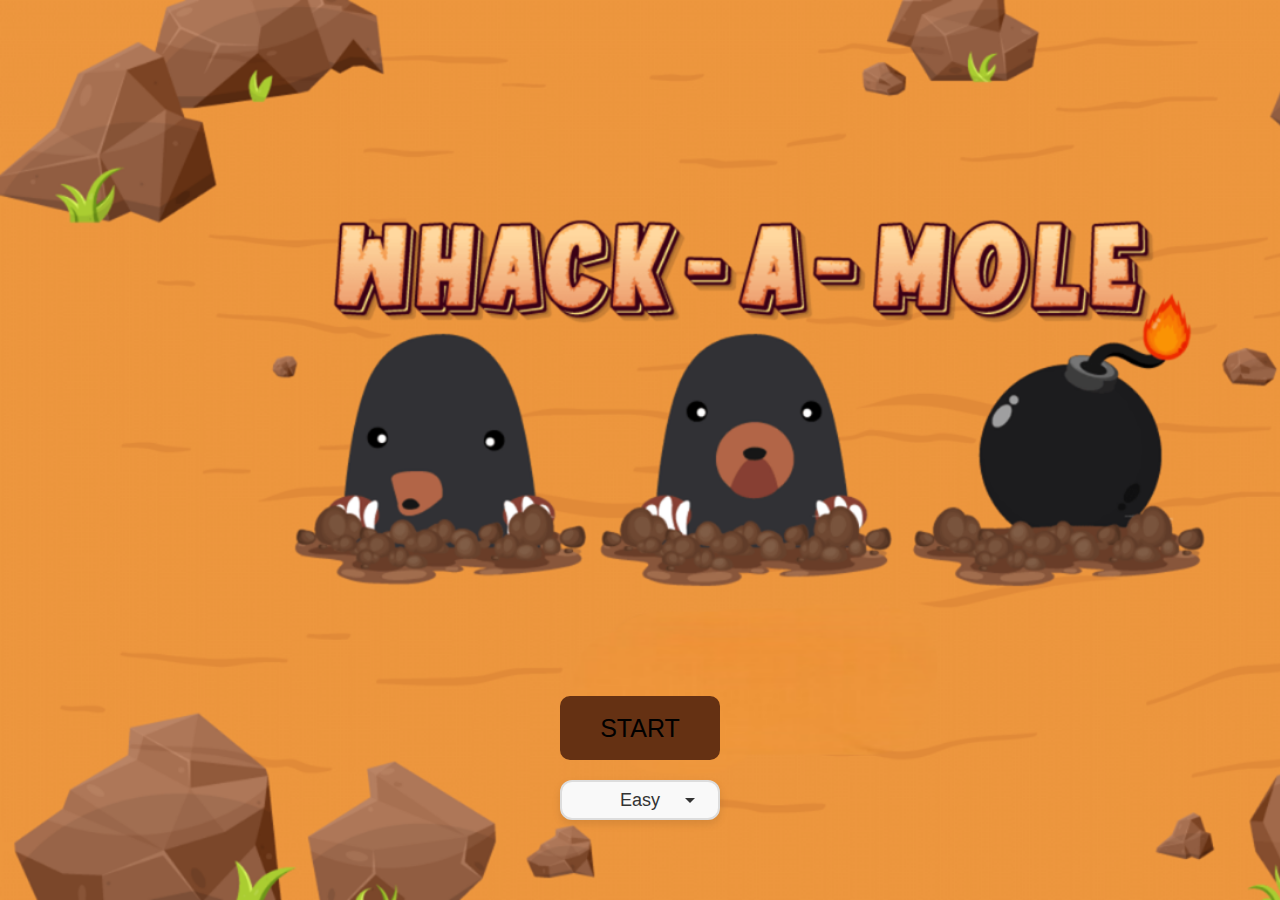
<file: index.html>
<!DOCTYPE html>
<html lang="en">
<head>
    <meta charset="UTF-8">
    <meta name="viewport" content="width=device-width, initial-scale=1.0">
    <title>Game</title>
    <link rel="stylesheet" href="css/style.css">
</head>
<body>
    
<section class="menu">

    <div class="btn">
        <button class="start" onclick="startGame()">START</button>
    </div>
    
    <div class="level">
        <select id="level" >
            <option value="Easy">Easy</option>
            <option value="Medium">Medium</option>
            <option value="Hard">Hard</option>
        </select>
    </div>
    <!-- New elements for score and controls -->
    <div id="score" class="hidden">Score: 0</div>
    <button class="stop hidden" >Stop</button>
    <button class="reset hidden" >Reset</button>  
    
</section>

    <main class="hidden">
    
        <div class="mole-container">
            <!-- Mole 1 -->
            <div class="mole">
                <div class="dirt"></div>
                <div class="mole-head">
                    <div class="mole-nose"></div>
                </div>
                <div class="mole-paw-container">
                    
                   
                </div>
                <div class="hole"></div>
            </div>
    
            <!-- Mole 2 -->
            <div class="mole">
                <div class="dirt"></div>
                <div class="mole-head">
                    <div class="mole-nose"></div>
                </div>
                <div class="mole-paw-container">
                    
                </div>
                <div class="hole"></div>
            </div>
    
            <!-- Mole 3 -->
            <div class="mole">
                <div class="dirt"></div>
                <div class="mole-head">
                    <div class="mole-nose"></div>
                </div>
                <div class="mole-paw-container">
                    
                </div>
                <div class="hole"></div>
            </div>

        </div>
    </main>
   <script src="js/main.js"></script>
</body>
</html>
</file>
<file: css/style.css>
*{
    margin: 0;
    padding: 0;
    box-sizing: border-box;

}

.menu{
    background-image: url(../img/whack-a-mole-Photoroom.png);
    background-repeat: no-repeat ;
    background-size:cover;
    height: 100vh;
    display: flex;
    flex-direction: column;
    justify-content: end;
    padding-bottom: 5rem;
}

 
h3{
    font-size: 25px;
}


.start{
    border-radius: 10px;
    background-color: #653113;
    width: 10rem;
    height: 4rem;
    font-size: 25px;
    border: none;

}


.start:hover{
    background-color: gray;
}

.btn{
    display: flex;
    justify-content: center;
    align-items: flex-end;

}
.level {
    display: flex;
    justify-content: center;
    margin-top: 20px;
    align-items: center;
}

#level {
    border-radius: 12px;
    height: 2.5rem;
    width: 10rem;
    background-color: #f9f9f9;
    color: #333;
    text-align: center;
    font-size: 18px;
    padding: 0 1rem;
    border: 2px solid #ddd;
    box-shadow: 0px 4px 8px rgba(0, 0, 0, 0.1);
    transition: all 0.3s ease;
    appearance: none; /* Hides the default arrow */
    background-image: url('data:image/svg+xml;utf8,<svg xmlns="http://www.w3.org/2000/svg" viewBox="0 0 24 24" fill="%23333"><path d="M7 10l5 5 5-5H7z"/></svg>'); /* Custom arrow icon */
    background-repeat: no-repeat;
    background-position: right 1rem center;
    background-size: 1.5rem;
}

#level:hover {
    border-color: #a5a5a5;
    box-shadow: 0px 6px 12px rgba(0, 0, 0, 0.15);
}

#level:focus {
    outline: none;
    border-color: #333;
    box-shadow: 0px 0px 8px rgba(51, 51, 51, 0.3);
}


main {
    display: flex;
    justify-content: center;
    align-items: center;
    height: 100vh;
    margin: 0;
    background-color: #d89e62;
    font-family: Arial, sans-serif;
    /* display: none; */

}

.mole-container {
    display: flex;
    flex-wrap: wrap;
    gap: 50px;
    align-items: flex-end;
    padding: 20px;
    width: 650px;
}

/* Each mole container */
.mole {
    position: relative;
    display: flex;
    flex-direction: column;
    align-items: center;
    justify-content: flex-end;
    width: 140px;
    height: 180px;
}

/* Dirt styling with shadow */
.dirt {
    width: 100%;
    height: 60px;
    background: radial-gradient(circle, #7a4b35, #5d4037);
    border-radius: 50%;
    box-shadow: 0px 10px 15px rgba(0, 0, 0, 0.3);
    position: absolute;
    bottom: 0;
}

/* Mole head with shading */
.mole-head {
    width: 100px;
    height: 120px;
    background: radial-gradient(circle at 60% 40%, #1b1b1b, #000);
    border-radius: 50%;
    box-shadow: 0px 8px 15px rgba(0, 0, 0, 0.4);
    position: relative;
    z-index: 1;
    display: flex;
    justify-content: center;
    align-items: center;
    flex-direction: column;
}

/* Eyes */
.mole-head::before,
.mole-head::after {
    content: '';
    position: absolute;
    top: 30px;
    width: 15px;
    height: 15px;
    background: radial-gradient(circle, #fff, #d3d3d3);
    border-radius: 50%;
}

.mole-head::before {
    left: 25px;
}

.mole-head::after {
    right: 25px;
}

/* Nose */
.mole-nose {
    width: 20px;
    height: 15px;
    background: radial-gradient(circle at 50% 40%, #9c5d3d, #6a3924);
    border-radius: 50%;
    box-shadow: 0px 4px 6px rgba(0, 0, 0, 0.2);
}

/* Paws with shading and claws */
.mole-paw-container {
    display: flex;
    justify-content: space-between;
    width: 80px;
    position: absolute;
    bottom: 20px;
}

.mole-paw {
    width: 25px;
    height: 15px;
    background: radial-gradient(circle at 50% 30%, #1b1b1b, #000);
    border-radius: 50%;
    position: relative;
}

/* Claws */
.mole-paw::before,
.mole-paw::after {
    content: '';
    position: absolute;
    top: 2px;
    width: 6px;
    height: 10px;
    background: linear-gradient(to bottom, #f2f2f2, #c1c1c1);
    border-radius: 2px;
}

.mole-paw::before {
    left: 3px;
}

.mole-paw::after {
    right: 3px;
}

/* Bomb styling */
.bomb {
    width: 100px;
    height: 100px;
    background: radial-gradient(circle at 50% 50%, #3c3c3c, #1a1a1a);
    border-radius: 50%;
    box-shadow: 0px 8px 15px rgba(0, 0, 0, 0.4);
    position: relative;
}

/* Flame effect on bomb */
.bomb::before {
    content: '';
    position: absolute;
    top: -15px;
    left: 50%;
    transform: translateX(-50%);
    width: 20px;
    height: 20px;
    background: radial-gradient(circle, #ff8c00, #ff4500);
    border-radius: 50%;
    box-shadow: 0 0 15px 5px rgba(255, 69, 0, 0.5);
}
.hole{
    background: #d89e62;
    backdrop-filter: blur;
    width: 200px;
    height: 150px;
    position: absolute;
    z-index: 10;
    top: 210px;
}
.mole-head{
    top: 162px;
}

/* reda?> */
.hidden {
    display: none;
}

.nav-style.nav-style {
    justify-content: space-between;
    align-items: center;
    height: 80px ;
    padding: 0 20px;
    background-color: #653113; /* Change to a desired navbar color */
    color: white;
    flex-direction: row;
}

.nav-style h1 {
    font-size: 24px;
    color: white;
    margin: 0;
}
/* Score and control buttons styling */
#score {
    font-size: 20px;
    font-weight: bold;
    color: #fff;
    margin-right: 20px;
}

button.stop,
button.reset {
    padding: 8px 16px;
    margin-left: 10px;
    border-radius: 8px;
    background-color: #653113;
    color: #fff;
    border: none;
    font-size: 16px;
    cursor: pointer;
    transition: background-color 0.3s ease;
}

button.stop:hover,
button.reset:hover {
    background-color: #3e2a18;
}




.mole-container {
    cursor: url('../img/icons8-marteau-96.png'), auto;

}

.mole-container:active {
    transform: scale(0.9); 
    transition: transform 0.1s;
}
</file>
